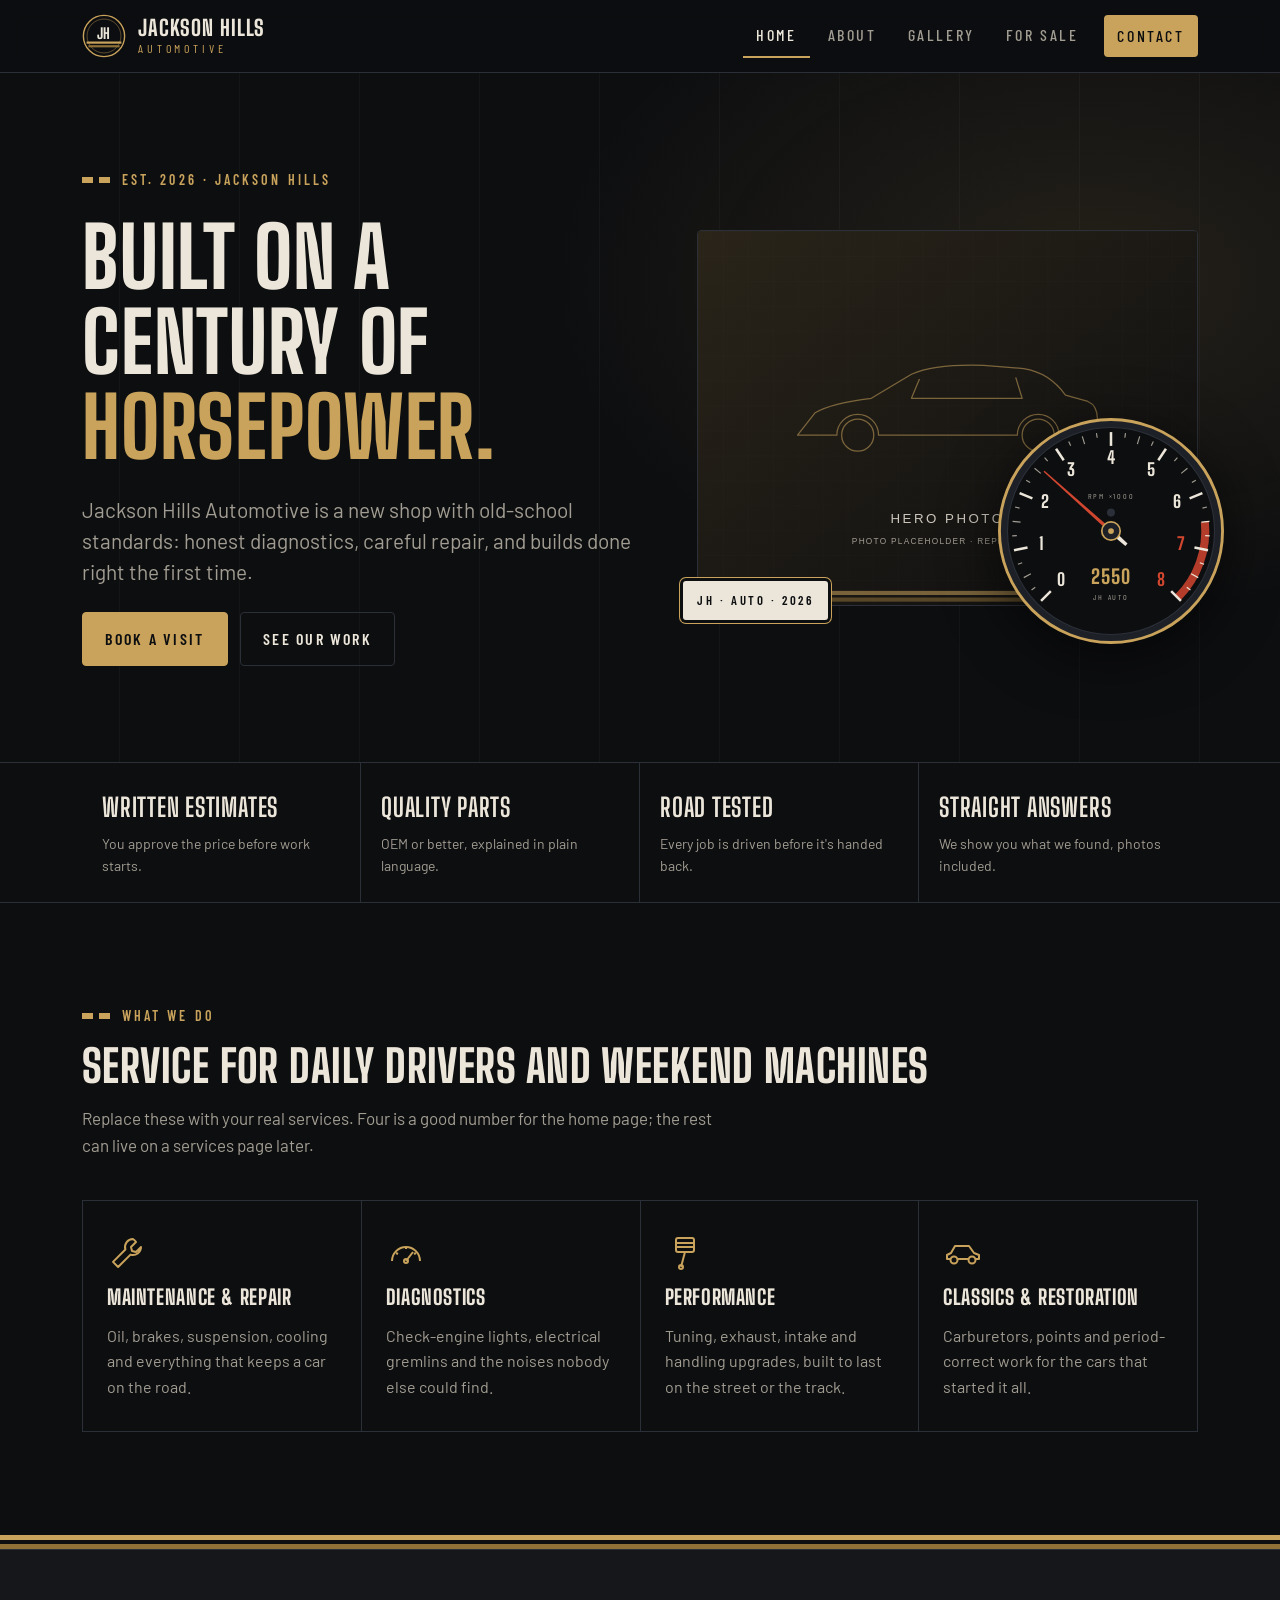
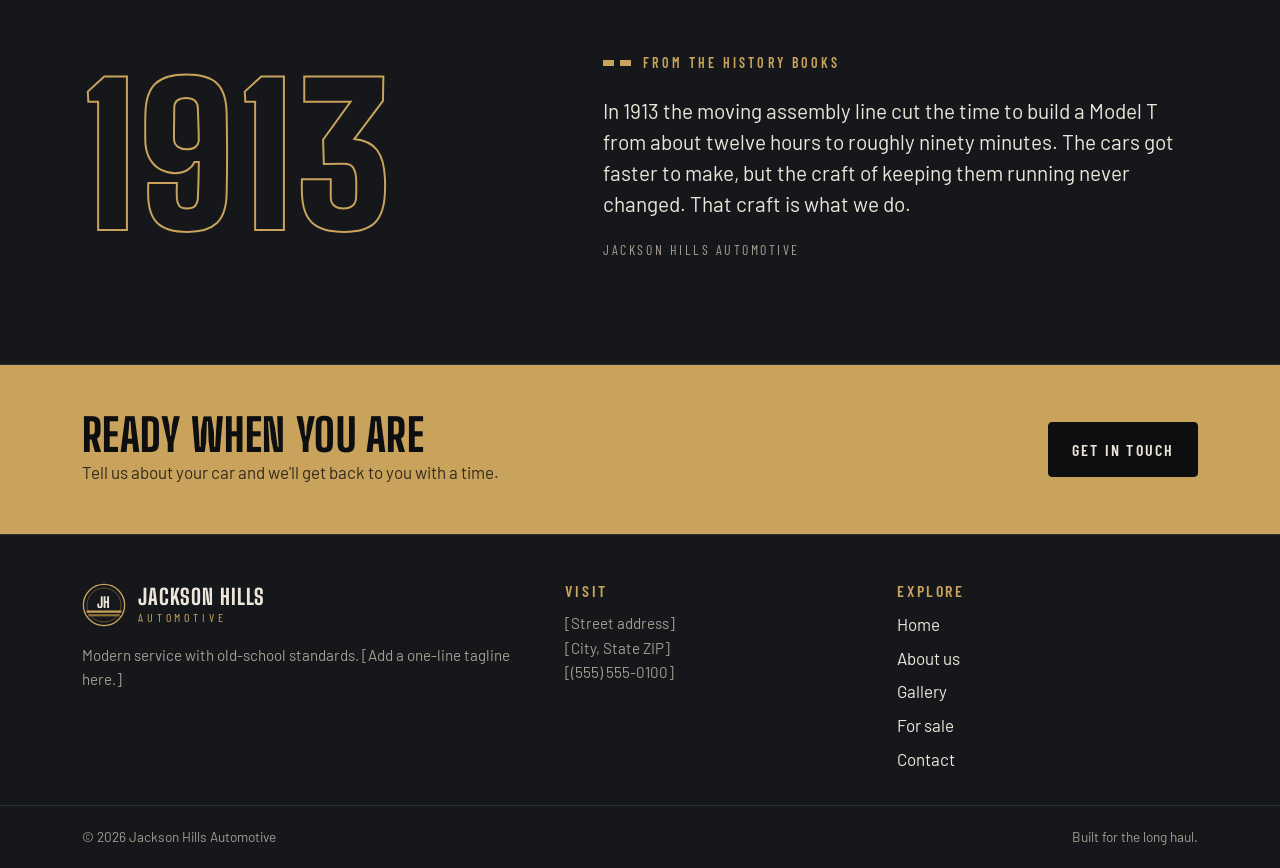
<file: index.html>
<!doctype html>
<html lang="en">
<head>
<meta charset="utf-8">
<meta name="viewport" content="width=device-width, initial-scale=1, viewport-fit=cover">
<title>Jackson Hills Automotive</title>
<meta name="description" content="Jackson Hills Automotive: modern auto service with old-school standards.">
<meta name="claude:viewport-fit-sides" content="cover">
<link rel="preconnect" href="https://fonts.googleapis.com">
<link rel="preconnect" href="https://fonts.gstatic.com" crossorigin>
<link rel="stylesheet" href="https://fonts.googleapis.com/css2?family=Barlow+Condensed:wght@500;600&family=Barlow:wght@400;500;600&family=Big+Shoulders+Display:wght@700;800;900&display=swap">
<link rel="stylesheet" href="css/style.css">
</head>
<body>
<header class="site-header">
  <div class="wrap">
    <a class="brand" href="index.html" aria-label="Jackson Hills Automotive home">
      <svg viewBox="0 0 48 48" aria-hidden="true"><circle cx="24" cy="24" r="22.5" fill="none" stroke="#c9a35b" stroke-width="1.5"/><circle cx="24" cy="24" r="18.5" fill="none" stroke="#c9a35b" stroke-opacity=".45" stroke-width="1"/><rect x="5" y="30" width="38" height="2.4" fill="#c9a35b"/><rect x="7" y="34" width="34" height="2.4" fill="#8f7037"/><text x="24" y="27" text-anchor="middle" font-family="Big Shoulders Display, Arial Narrow, sans-serif" font-weight="800" font-size="16" fill="#ece6da" letter-spacing="1">JH</text></svg>
      <span class="brand-name"><strong>Jackson Hills</strong><span>Automotive</span></span>
    </a>
    <button class="nav-toggle" type="button" aria-expanded="false" aria-controls="site-nav">Menu</button>
    <nav class="site-nav" id="site-nav" aria-label="Main">
      <ul><li><a href="index.html" aria-current="page">Home</a></li><li><a href="about.html">About</a></li><li><a href="gallery.html">Gallery</a></li><li><a href="for-sale.html">For Sale</a></li><li><a class="nav-cta" href="contact.html">Contact</a></li></ul>
    </nav>
  </div>
</header>
<main>
<section class="hero">
  <div class="wrap">
    <div class="hero-copy">
      <span class="eyebrow">Est. 2026 &middot; Jackson Hills</span>
      <h1>Built on a century of <em>horsepower.</em></h1>
      <p class="lead">Jackson Hills Automotive is a new shop with old-school standards: honest diagnostics, careful repair, and builds done right the first time.</p>
      <div class="btn-row">
        <a class="btn btn-primary" href="contact.html">Book a visit</a>
        <a class="btn btn-ghost" href="gallery.html">See our work</a>
      </div>
    </div>
    <div class="hero-media">
      <img src="images/hero.svg" alt="Placeholder for the hero photo" width="1200" height="900">
      <span class="plate">JH &middot; Auto &middot; 2026</span>
      <div class="tach" id="tach" role="img" aria-label="Tachometer revving to redline">
        <svg viewBox="0 0 200 200" aria-hidden="true">
          <circle class="tach-bezel" cx="100" cy="100" r="97"/>
          <circle class="tach-face" cx="100" cy="100" r="90"/>
          <path class="tach-red" d="M181.61 91.96 A82 82 0 0 1 157.98 157.98"/><line class="tach-tick major" x1="39.19" y1="160.81" x2="47.67" y2="152.33"/><text class="tach-num" x="56.16" y="147.84">0</text><line class="tach-tick" x1="30.92" y1="151.23" x2="34.14" y2="148.85"/><line class="tach-tick" x1="24.15" y1="140.54" x2="30.33" y2="137.24"/><line class="tach-tick" x1="19.03" y1="128.97" x2="22.79" y2="127.62"/><line class="tach-tick major" x1="15.65" y1="116.78" x2="27.42" y2="114.44"/><text class="tach-num" x="39.19" y="116.10">1</text><line class="tach-tick" x1="14.10" y1="104.22" x2="18.10" y2="104.02"/><line class="tach-tick" x1="14.41" y1="91.57" x2="21.38" y2="92.26"/><line class="tach-tick" x1="16.58" y1="79.10" x2="20.46" y2="80.08"/><line class="tach-tick major" x1="20.55" y1="67.09" x2="31.63" y2="71.68"/><text class="tach-num" x="42.72" y="80.27">2</text><line class="tach-tick" x1="26.24" y1="55.79" x2="29.67" y2="57.84"/><line class="tach-tick" x1="33.52" y1="45.44" x2="38.93" y2="49.88"/><line class="tach-tick" x1="42.25" y1="36.28" x2="44.93" y2="39.24"/><line class="tach-tick major" x1="52.22" y1="28.49" x2="58.89" y2="38.47"/><text class="tach-num" x="65.55" y="52.45">3</text><line class="tach-tick" x1="63.23" y1="22.26" x2="64.94" y2="25.87"/><line class="tach-tick" x1="75.04" y1="17.70" x2="77.07" y2="24.40"/><line class="tach-tick" x1="87.38" y1="14.93" x2="87.97" y2="18.89"/><line class="tach-tick major" x1="100.00" y1="14.00" x2="100.00" y2="26.00"/><text class="tach-num" x="100.00" y="42.00">4</text><line class="tach-tick" x1="112.62" y1="14.93" x2="112.03" y2="18.89"/><line class="tach-tick" x1="124.96" y1="17.70" x2="122.93" y2="24.40"/><line class="tach-tick" x1="136.77" y1="22.26" x2="135.06" y2="25.87"/><line class="tach-tick major" x1="147.78" y1="28.49" x2="141.11" y2="38.47"/><text class="tach-num" x="134.45" y="52.45">5</text><line class="tach-tick" x1="157.75" y1="36.28" x2="155.07" y2="39.24"/><line class="tach-tick" x1="166.48" y1="45.44" x2="161.07" y2="49.88"/><line class="tach-tick" x1="173.76" y1="55.79" x2="170.33" y2="57.84"/><line class="tach-tick major" x1="179.45" y1="67.09" x2="168.37" y2="71.68"/><text class="tach-num" x="157.28" y="80.27">6</text><line class="tach-tick" x1="183.42" y1="79.10" x2="179.54" y2="80.08"/><line class="tach-tick hot" x1="185.59" y1="91.57" x2="178.62" y2="92.26"/><line class="tach-tick hot" x1="185.90" y1="104.22" x2="181.90" y2="104.02"/><line class="tach-tick major hot" x1="184.35" y1="116.78" x2="172.58" y2="114.44"/><text class="tach-num hot" x="160.81" y="116.10">7</text><line class="tach-tick hot" x1="180.97" y1="128.97" x2="177.21" y2="127.62"/><line class="tach-tick hot" x1="175.85" y1="140.54" x2="169.67" y2="137.24"/><line class="tach-tick hot" x1="169.08" y1="151.23" x2="165.86" y2="148.85"/><line class="tach-tick major hot" x1="160.81" y1="160.81" x2="152.33" y2="152.33"/><text class="tach-num hot" x="143.84" y="147.84">8</text>
          <text class="tach-label" x="100" y="72">RPM &#215;1000</text>
          <circle class="tach-shift" id="tach-shift" cx="100" cy="84" r="3.5"/>
          <text class="tach-readout" id="tach-readout" x="100" y="146">0</text>
          <text class="tach-label" x="100" y="160">JH AUTO</text>
          <g class="tach-needle" id="tach-needle"><path d="M98.4 104 L99.4 22 L100.6 22 L101.6 104 Z"/><path class="tach-tail" d="M98 100 L102 100 L101.4 118 L98.6 118 Z"/></g>
          <circle class="tach-hub" cx="100" cy="100" r="8"/>
          <circle class="tach-hub-dot" cx="100" cy="100" r="2.5"/>
        </svg>
      </div>
    </div>
  </div>
</section>

<section class="gauges" aria-label="Our promise">
  <div class="wrap">
    <ul>
      <li><b>Written estimates</b><span>You approve the price before work starts.</span></li>
      <li><b>Quality parts</b><span>OEM or better, explained in plain language.</span></li>
      <li><b>Road tested</b><span>Every job is driven before it's handed back.</span></li>
      <li><b>Straight answers</b><span>We show you what we found, photos included.</span></li>
    </ul>
  </div>
</section>

<section class="section">
  <div class="wrap">
    <div class="section-head">
      <span class="eyebrow">What we do</span>
      <h2>Service for daily drivers and weekend machines</h2>
      <p class="muted">Replace these with your real services. Four is a good number for the home page; the rest can live on a services page later.</p>
    </div>
    <div class="grid-4">
      <article class="service"><svg viewBox="0 0 40 40" fill="none" stroke="currentColor" stroke-width="2" aria-hidden="true"><path d="M26 6a8 8 0 0 0-7.6 10.5L6 28.9 11.1 34l12.4-12.4A8 8 0 0 0 34 14l-5 5-4-1-1-4 5-5a8 8 0 0 0-3-3z" stroke-linejoin="round"/></svg><h3>Maintenance &amp; repair</h3><p>Oil, brakes, suspension, cooling and everything that keeps a car on the road.</p></article>
      <article class="service"><svg viewBox="0 0 40 40" fill="none" stroke="currentColor" stroke-width="2" aria-hidden="true"><path d="M6 28a14 14 0 1 1 28 0"/><path d="M20 28l7-9"/><circle cx="20" cy="28" r="2"/><path d="M10 20l2 1M20 14v2M30 20l-2 1"/></svg><h3>Diagnostics</h3><p>Check-engine lights, electrical gremlins and the noises nobody else could find.</p></article>
      <article class="service"><svg viewBox="0 0 40 40" fill="none" stroke="currentColor" stroke-width="2" aria-hidden="true"><rect x="11" y="5" width="18" height="14" rx="2"/><path d="M11 10h18M11 14h18"/><path d="M20 19l-4 15"/><circle cx="16" cy="34" r="2"/></svg><h3>Performance</h3><p>Tuning, exhaust, intake and handling upgrades, built to last on the street or the track.</p></article>
      <article class="service"><svg viewBox="0 0 40 40" fill="none" stroke="currentColor" stroke-width="2" aria-hidden="true"><path d="M4 26v-4l4-2 4-7h14l5 7 5 2v4H4z" stroke-linejoin="round"/><circle cx="11" cy="27" r="3.5" fill="#0d0e10"/><circle cx="29" cy="27" r="3.5" fill="#0d0e10"/></svg><h3>Classics &amp; restoration</h3><p>Carburetors, points and period-correct work for the cars that started it all.</p></article>
    </div>
  </div>
</section>

<div class="stripes" aria-hidden="true"></div>

<section class="section section-alt heritage">
  <div class="wrap">
    <div class="year" aria-hidden="true">1913</div>
    <blockquote>
      <span class="eyebrow">From the history books</span>
      <p>In 1913 the moving assembly line cut the time to build a Model T from about twelve hours to roughly ninety minutes. The cars got faster to make, but the craft of keeping them running never changed. That craft is what we do.</p>
      <cite>Jackson Hills Automotive</cite>
    </blockquote>
  </div>
</section>

<section class="cta-band">
  <div class="wrap">
    <div>
      <h2>Ready when you are</h2>
      <p>Tell us about your car and we'll get back to you with a time.</p>
    </div>
    <a class="btn" href="contact.html">Get in touch</a>
  </div>
</section>
</main>
<footer class="site-footer">
  <div class="wrap">
    <div>
      <a class="brand" href="index.html"><svg viewBox="0 0 48 48" aria-hidden="true"><circle cx="24" cy="24" r="22.5" fill="none" stroke="#c9a35b" stroke-width="1.5"/><circle cx="24" cy="24" r="18.5" fill="none" stroke="#c9a35b" stroke-opacity=".45" stroke-width="1"/><rect x="5" y="30" width="38" height="2.4" fill="#c9a35b"/><rect x="7" y="34" width="34" height="2.4" fill="#8f7037"/><text x="24" y="27" text-anchor="middle" font-family="Big Shoulders Display, Arial Narrow, sans-serif" font-weight="800" font-size="16" fill="#ece6da" letter-spacing="1">JH</text></svg><span class="brand-name"><strong>Jackson Hills</strong><span>Automotive</span></span></a>
      <p style="margin-top:1rem">Modern service with old-school standards. [Add a one-line tagline here.]</p>
    </div>
    <div>
      <h3>Visit</h3>
      <p>[Street address]<br>[City, State ZIP]<br>[(555) 555-0100]</p>
    </div>
    <div>
      <h3>Explore</h3>
      <ul><li><a href="index.html">Home</a></li><li><a href="about.html">About us</a></li><li><a href="gallery.html">Gallery</a></li><li><a href="for-sale.html">For sale</a></li><li><a href="contact.html">Contact</a></li></ul>
    </div>
  </div>
  <div class="footer-base"><div class="wrap"><span>&copy; <span data-year>2026</span> Jackson Hills Automotive</span><span>Built for the long haul.</span></div></div>
</footer>
<script src="js/main.js"></script>
</body>
</html>
</file>
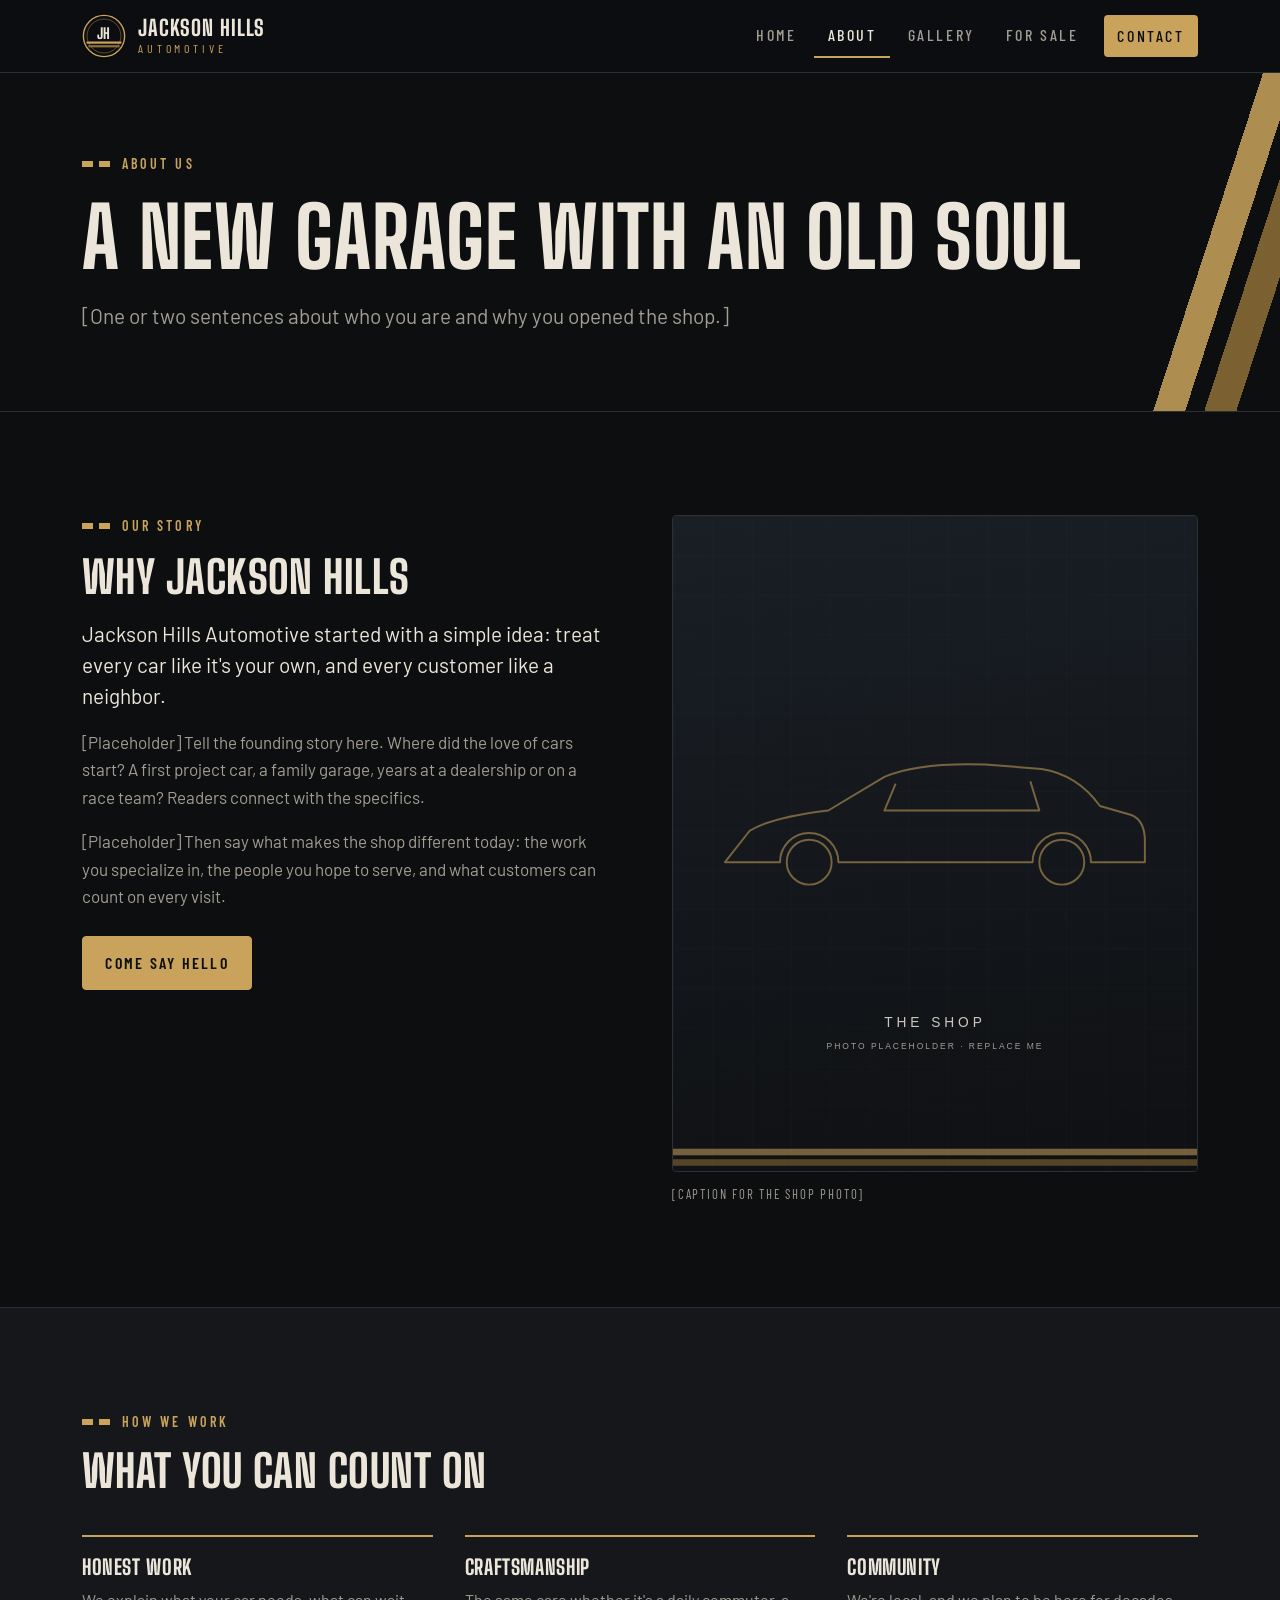
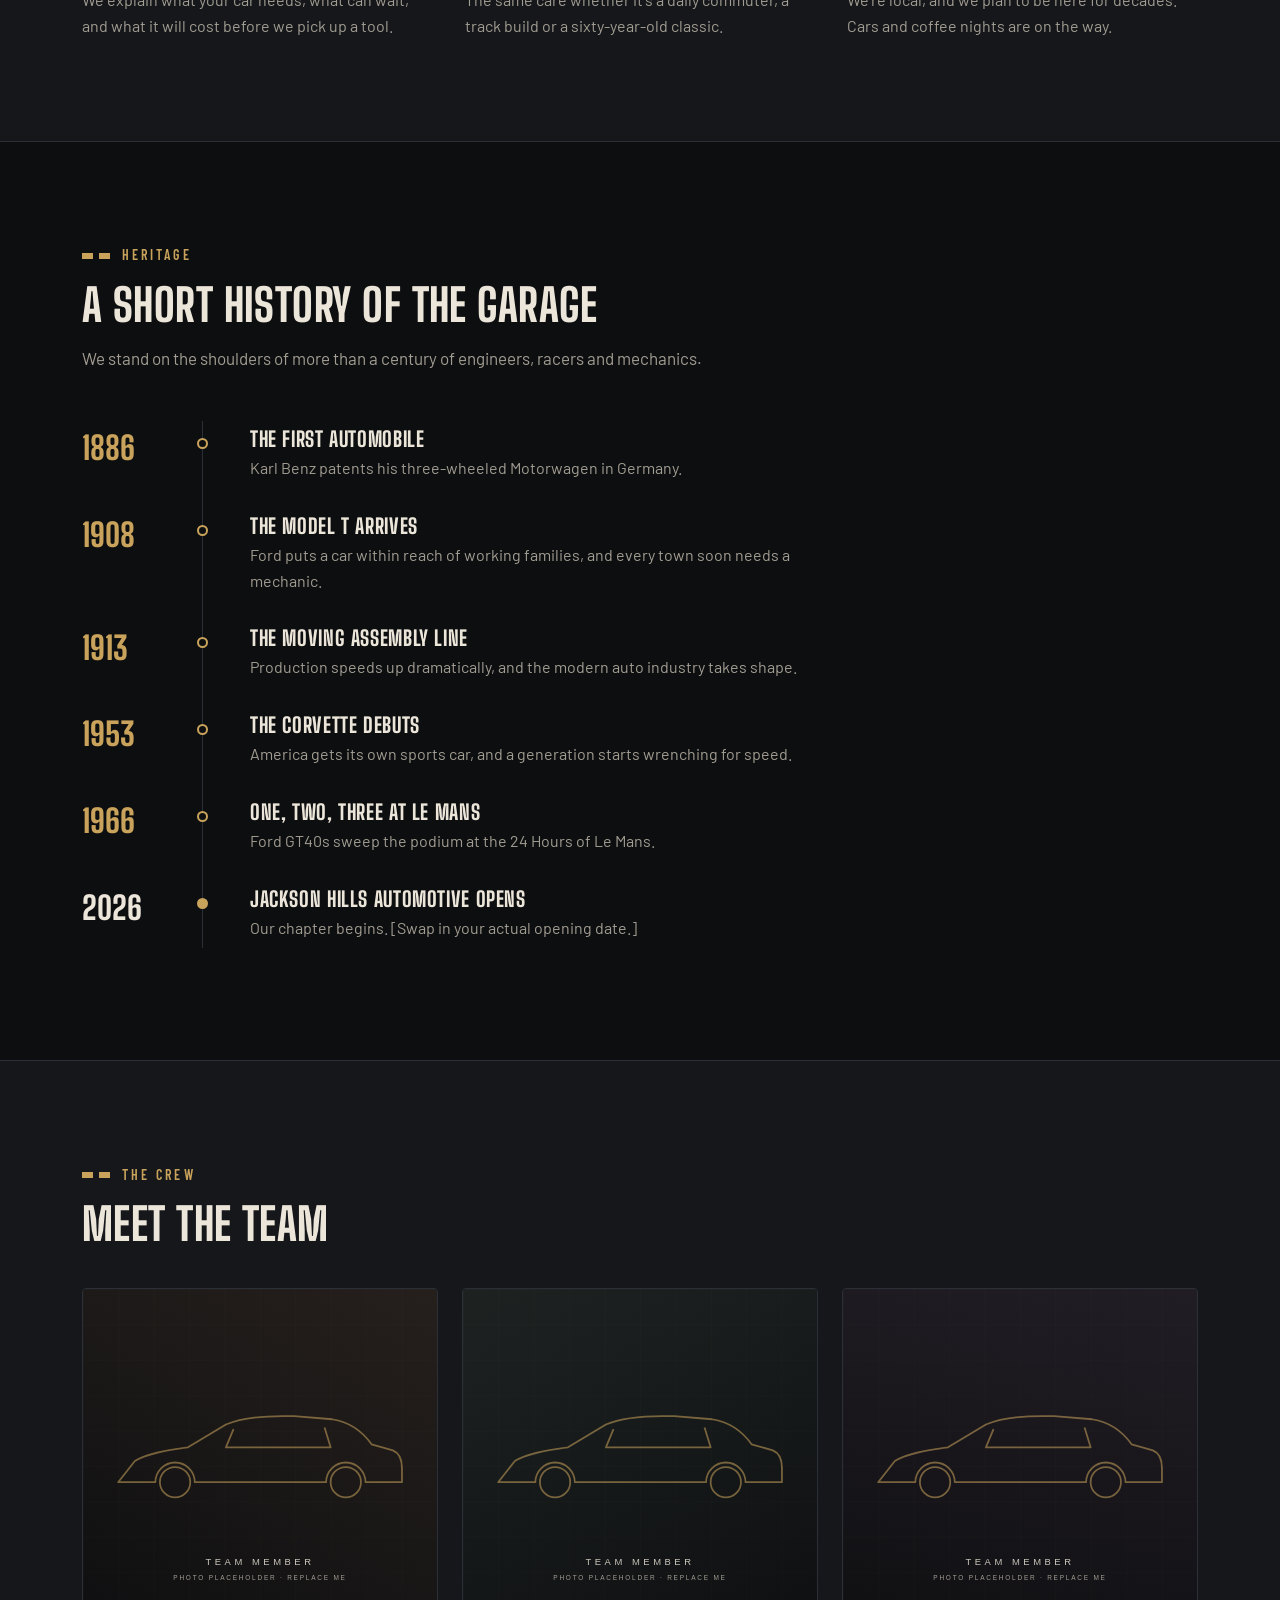
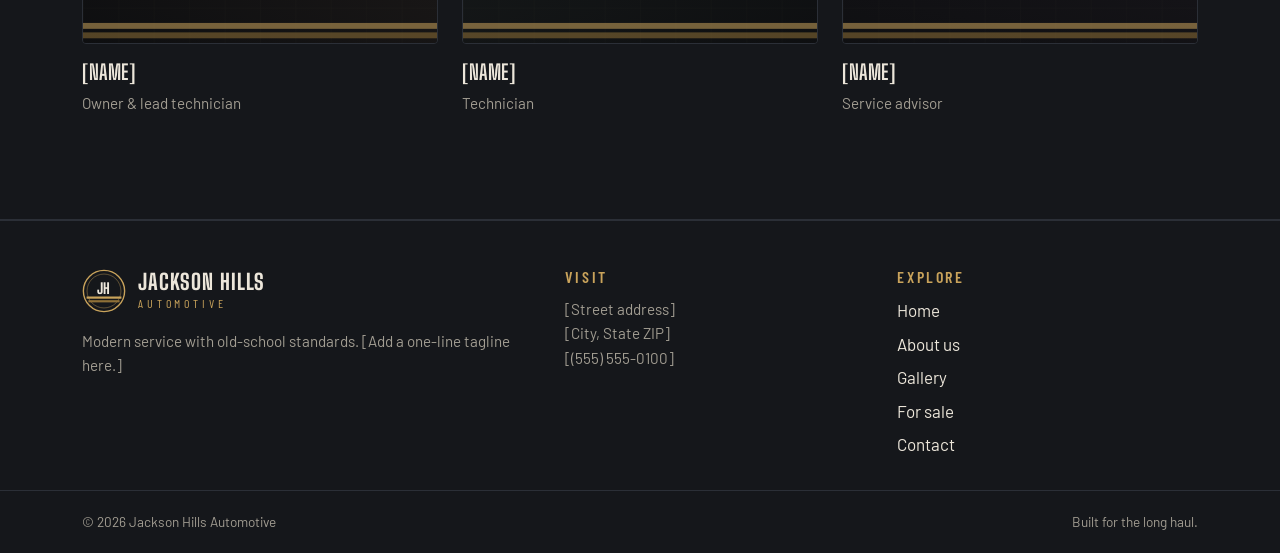
<file: about.html>
<!doctype html>
<html lang="en">
<head>
<meta charset="utf-8">
<meta name="viewport" content="width=device-width, initial-scale=1, viewport-fit=cover">
<title>About | Jackson Hills Automotive</title>
<meta name="description" content="The story, values and team behind Jackson Hills Automotive.">
<meta name="claude:viewport-fit-sides" content="cover">
<link rel="preconnect" href="https://fonts.googleapis.com">
<link rel="preconnect" href="https://fonts.gstatic.com" crossorigin>
<link rel="stylesheet" href="https://fonts.googleapis.com/css2?family=Barlow+Condensed:wght@500;600&family=Barlow:wght@400;500;600&family=Big+Shoulders+Display:wght@700;800;900&display=swap">
<link rel="stylesheet" href="css/style.css">
</head>
<body>
<header class="site-header">
  <div class="wrap">
    <a class="brand" href="index.html" aria-label="Jackson Hills Automotive home">
      <svg viewBox="0 0 48 48" aria-hidden="true"><circle cx="24" cy="24" r="22.5" fill="none" stroke="#c9a35b" stroke-width="1.5"/><circle cx="24" cy="24" r="18.5" fill="none" stroke="#c9a35b" stroke-opacity=".45" stroke-width="1"/><rect x="5" y="30" width="38" height="2.4" fill="#c9a35b"/><rect x="7" y="34" width="34" height="2.4" fill="#8f7037"/><text x="24" y="27" text-anchor="middle" font-family="Big Shoulders Display, Arial Narrow, sans-serif" font-weight="800" font-size="16" fill="#ece6da" letter-spacing="1">JH</text></svg>
      <span class="brand-name"><strong>Jackson Hills</strong><span>Automotive</span></span>
    </a>
    <button class="nav-toggle" type="button" aria-expanded="false" aria-controls="site-nav">Menu</button>
    <nav class="site-nav" id="site-nav" aria-label="Main">
      <ul><li><a href="index.html">Home</a></li><li><a href="about.html" aria-current="page">About</a></li><li><a href="gallery.html">Gallery</a></li><li><a href="for-sale.html">For Sale</a></li><li><a class="nav-cta" href="contact.html">Contact</a></li></ul>
    </nav>
  </div>
</header>
<main>
<section class="page-head">
  <div class="wrap">
    <span class="eyebrow">About us</span>
    <h1>A new garage with an old soul</h1>
    <p class="lead">[One or two sentences about who you are and why you opened the shop.]</p>
  </div>
</section>

<section class="section">
  <div class="wrap split">
    <div class="prose">
      <span class="eyebrow">Our story</span>
      <h2>Why Jackson Hills</h2>
      <p>Jackson Hills Automotive started with a simple idea: treat every car like it's your own, and every customer like a neighbor.</p>
      <p>[Placeholder] Tell the founding story here. Where did the love of cars start? A first project car, a family garage, years at a dealership or on a race team? Readers connect with the specifics.</p>
      <p>[Placeholder] Then say what makes the shop different today: the work you specialize in, the people you hope to serve, and what customers can count on every visit.</p>
      <div class="btn-row" style="margin-top:.5rem"><a class="btn btn-primary" href="contact.html">Come say hello</a></div>
    </div>
    <figure class="framed" style="margin:0">
      <img src="images/about-shop.svg" alt="Placeholder for a photo of the shop" width="800" height="1000">
      <figcaption>[Caption for the shop photo]</figcaption>
    </figure>
  </div>
</section>

<section class="section section-alt">
  <div class="wrap">
    <div class="section-head">
      <span class="eyebrow">How we work</span>
      <h2>What you can count on</h2>
    </div>
    <ul class="values">
      <li><h3>Honest work</h3><p>We explain what your car needs, what can wait, and what it will cost before we pick up a tool.</p></li>
      <li><h3>Craftsmanship</h3><p>The same care whether it's a daily commuter, a track build or a sixty-year-old classic.</p></li>
      <li><h3>Community</h3><p>We're local, and we plan to be here for decades. Cars and coffee nights are on the way.</p></li>
    </ul>
  </div>
</section>

<section class="section">
  <div class="wrap">
    <div class="section-head">
      <span class="eyebrow">Heritage</span>
      <h2>A short history of the garage</h2>
      <p class="muted">We stand on the shoulders of more than a century of engineers, racers and mechanics.</p>
    </div>
    <ol class="timeline">
      <li><time>1886</time><div><h3>The first automobile</h3><p>Karl Benz patents his three-wheeled Motorwagen in Germany.</p></div></li>
      <li><time>1908</time><div><h3>The Model T arrives</h3><p>Ford puts a car within reach of working families, and every town soon needs a mechanic.</p></div></li>
      <li><time>1913</time><div><h3>The moving assembly line</h3><p>Production speeds up dramatically, and the modern auto industry takes shape.</p></div></li>
      <li><time>1953</time><div><h3>The Corvette debuts</h3><p>America gets its own sports car, and a generation starts wrenching for speed.</p></div></li>
      <li><time>1966</time><div><h3>One, two, three at Le Mans</h3><p>Ford GT40s sweep the podium at the 24 Hours of Le Mans.</p></div></li>
      <li class="now"><time>2026</time><div><h3>Jackson Hills Automotive opens</h3><p>Our chapter begins. [Swap in your actual opening date.]</p></div></li>
    </ol>
  </div>
</section>

<section class="section section-alt">
  <div class="wrap">
    <div class="section-head">
      <span class="eyebrow">The crew</span>
      <h2>Meet the team</h2>
    </div>
    <div class="team">
      <figure><img src="images/team-1.svg" alt="Placeholder for a team photo" width="600" height="600"><figcaption><strong>[Name]</strong><span>Owner &amp; lead technician</span></figcaption></figure>
      <figure><img src="images/team-2.svg" alt="Placeholder for a team photo" width="600" height="600"><figcaption><strong>[Name]</strong><span>Technician</span></figcaption></figure>
      <figure><img src="images/team-3.svg" alt="Placeholder for a team photo" width="600" height="600"><figcaption><strong>[Name]</strong><span>Service advisor</span></figcaption></figure>
    </div>
  </div>
</section>
</main>
<footer class="site-footer">
  <div class="wrap">
    <div>
      <a class="brand" href="index.html"><svg viewBox="0 0 48 48" aria-hidden="true"><circle cx="24" cy="24" r="22.5" fill="none" stroke="#c9a35b" stroke-width="1.5"/><circle cx="24" cy="24" r="18.5" fill="none" stroke="#c9a35b" stroke-opacity=".45" stroke-width="1"/><rect x="5" y="30" width="38" height="2.4" fill="#c9a35b"/><rect x="7" y="34" width="34" height="2.4" fill="#8f7037"/><text x="24" y="27" text-anchor="middle" font-family="Big Shoulders Display, Arial Narrow, sans-serif" font-weight="800" font-size="16" fill="#ece6da" letter-spacing="1">JH</text></svg><span class="brand-name"><strong>Jackson Hills</strong><span>Automotive</span></span></a>
      <p style="margin-top:1rem">Modern service with old-school standards. [Add a one-line tagline here.]</p>
    </div>
    <div>
      <h3>Visit</h3>
      <p>[Street address]<br>[City, State ZIP]<br>[(555) 555-0100]</p>
    </div>
    <div>
      <h3>Explore</h3>
      <ul><li><a href="index.html">Home</a></li><li><a href="about.html">About us</a></li><li><a href="gallery.html">Gallery</a></li><li><a href="for-sale.html">For sale</a></li><li><a href="contact.html">Contact</a></li></ul>
    </div>
  </div>
  <div class="footer-base"><div class="wrap"><span>&copy; <span data-year>2026</span> Jackson Hills Automotive</span><span>Built for the long haul.</span></div></div>
</footer>
<script src="js/main.js"></script>
</body>
</html>
</file>
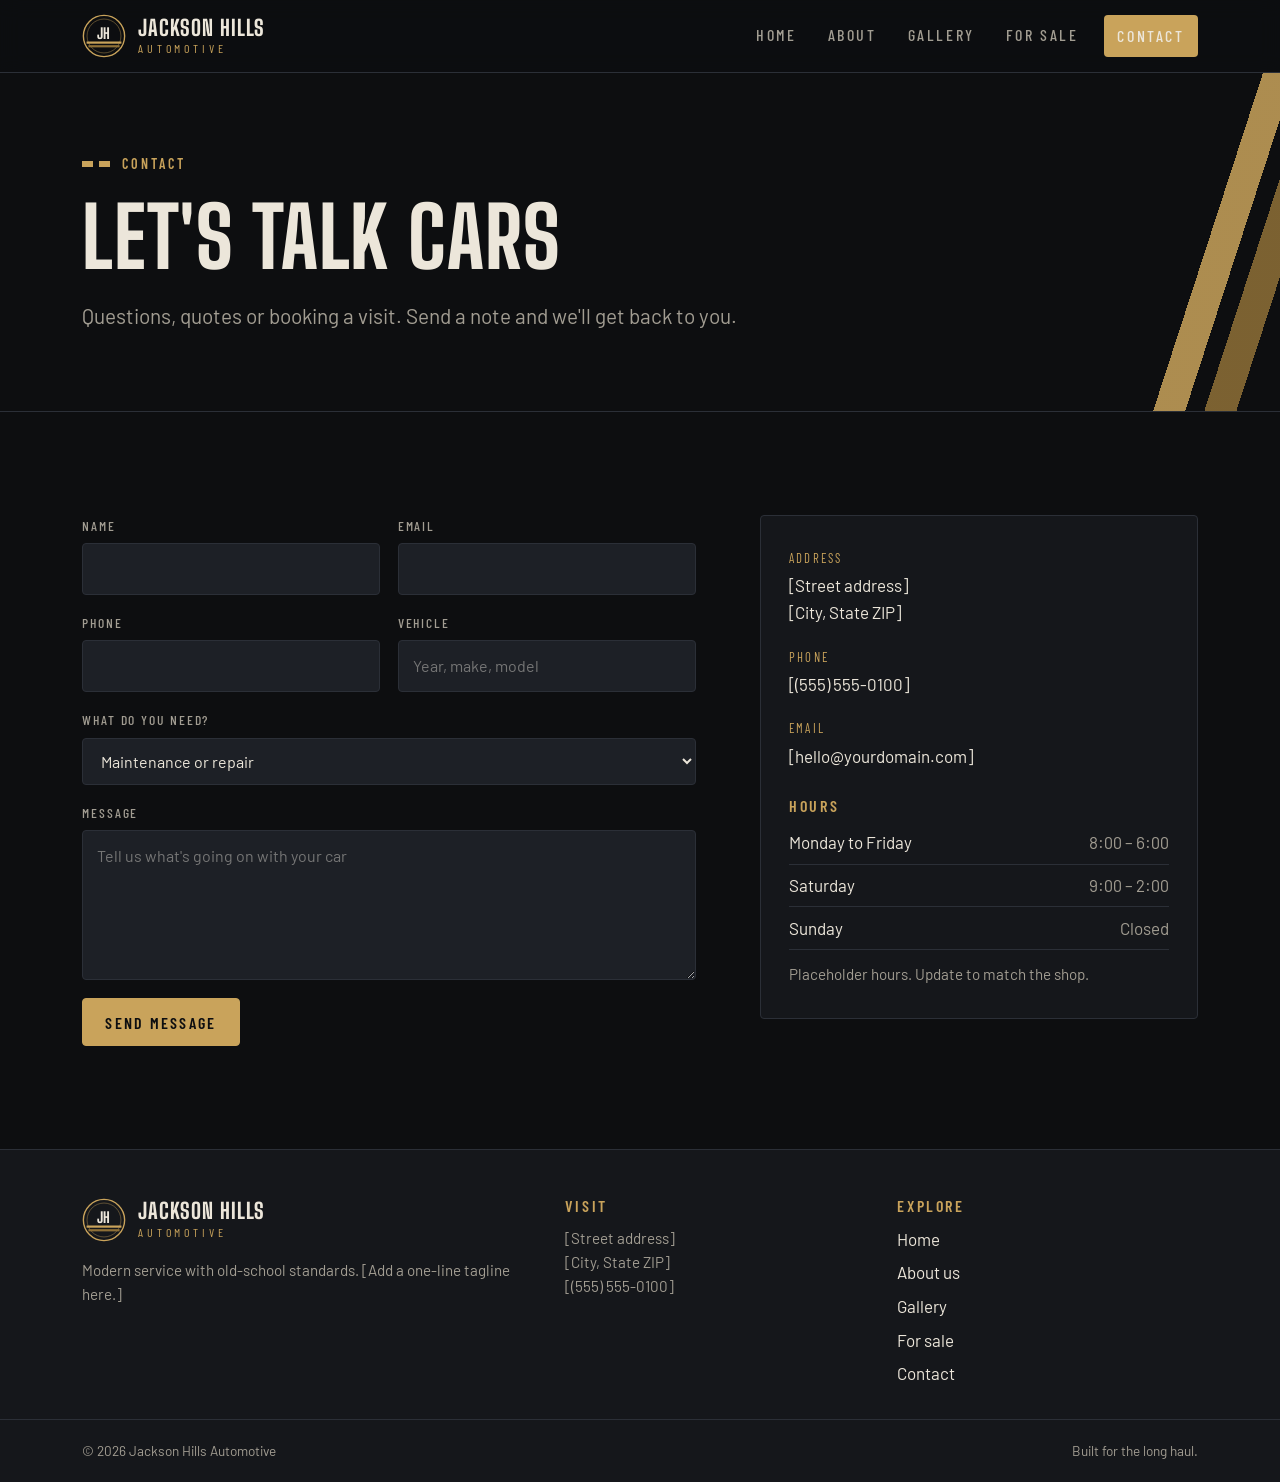
<file: contact.html>
<!doctype html>
<html lang="en">
<head>
<meta charset="utf-8">
<meta name="viewport" content="width=device-width, initial-scale=1, viewport-fit=cover">
<title>Contact | Jackson Hills Automotive</title>
<meta name="description" content="Contact Jackson Hills Automotive to ask a question or book a visit.">
<meta name="claude:viewport-fit-sides" content="cover">
<link rel="preconnect" href="https://fonts.googleapis.com">
<link rel="preconnect" href="https://fonts.gstatic.com" crossorigin>
<link rel="stylesheet" href="https://fonts.googleapis.com/css2?family=Barlow+Condensed:wght@500;600&family=Barlow:wght@400;500;600&family=Big+Shoulders+Display:wght@700;800;900&display=swap">
<link rel="stylesheet" href="css/style.css">
</head>
<body>
<header class="site-header">
  <div class="wrap">
    <a class="brand" href="index.html" aria-label="Jackson Hills Automotive home">
      <svg viewBox="0 0 48 48" aria-hidden="true"><circle cx="24" cy="24" r="22.5" fill="none" stroke="#c9a35b" stroke-width="1.5"/><circle cx="24" cy="24" r="18.5" fill="none" stroke="#c9a35b" stroke-opacity=".45" stroke-width="1"/><rect x="5" y="30" width="38" height="2.4" fill="#c9a35b"/><rect x="7" y="34" width="34" height="2.4" fill="#8f7037"/><text x="24" y="27" text-anchor="middle" font-family="Big Shoulders Display, Arial Narrow, sans-serif" font-weight="800" font-size="16" fill="#ece6da" letter-spacing="1">JH</text></svg>
      <span class="brand-name"><strong>Jackson Hills</strong><span>Automotive</span></span>
    </a>
    <button class="nav-toggle" type="button" aria-expanded="false" aria-controls="site-nav">Menu</button>
    <nav class="site-nav" id="site-nav" aria-label="Main">
      <ul><li><a href="index.html">Home</a></li><li><a href="about.html">About</a></li><li><a href="gallery.html">Gallery</a></li><li><a href="for-sale.html">For Sale</a></li><li><a class="nav-cta" href="contact.html" aria-current="page">Contact</a></li></ul>
    </nav>
  </div>
</header>
<main>
<section class="page-head">
  <div class="wrap">
    <span class="eyebrow">Contact</span>
    <h1>Let's talk cars</h1>
    <p class="lead">Questions, quotes or booking a visit. Send a note and we'll get back to you.</p>
  </div>
</section>

<section class="section">
  <div class="wrap contact-grid">
    <form class="form" id="contact-form" novalidate>
      <div class="form-row">
        <div class="field"><label for="name">Name</label><input id="name" name="name" type="text" autocomplete="name" required></div>
        <div class="field"><label for="email">Email</label><input id="email" name="email" type="email" autocomplete="email" required></div>
      </div>
      <div class="form-row">
        <div class="field"><label for="phone">Phone</label><input id="phone" name="phone" type="tel" autocomplete="tel"></div>
        <div class="field"><label for="vehicle">Vehicle</label><input id="vehicle" name="vehicle" type="text" placeholder="Year, make, model"></div>
      </div>
      <div class="field">
        <label for="service">What do you need?</label>
        <select id="service" name="service">
          <option>Maintenance or repair</option>
          <option>Diagnostics</option>
          <option>Performance work</option>
          <option>Classic or restoration</option>
          <option>Something else</option>
        </select>
      </div>
      <div class="field"><label for="message">Message</label><textarea id="message" name="message" required placeholder="Tell us what's going on with your car"></textarea></div>
      <div class="btn-row"><button class="btn btn-primary" type="submit">Send message</button></div>
      <p class="form-status" id="form-status" role="status" hidden></p>
    </form>

    <aside class="info-card" aria-label="Contact details">
      <dl>
        <div><dt>Address</dt><dd>[Street address]<br>[City, State ZIP]</dd></div>
        <div><dt>Phone</dt><dd>[(555) 555-0100]</dd></div>
        <div><dt>Email</dt><dd>[hello@yourdomain.com]</dd></div>
      </dl>
      <div>
        <h3 style="font-size:1rem;font-family:var(--font-label);letter-spacing:.18em;color:var(--brass);font-weight:600;margin-bottom:.5rem">Hours</h3>
        <table class="hours">
          <tr><td>Monday to Friday</td><td>8:00 – 6:00</td></tr>
          <tr><td>Saturday</td><td>9:00 – 2:00</td></tr>
          <tr><td>Sunday</td><td>Closed</td></tr>
        </table>
        <p class="form-note" style="margin-top:.75rem">Placeholder hours. Update to match the shop.</p>
      </div>
    </aside>
  </div>
</section>
</main>
<footer class="site-footer">
  <div class="wrap">
    <div>
      <a class="brand" href="index.html"><svg viewBox="0 0 48 48" aria-hidden="true"><circle cx="24" cy="24" r="22.5" fill="none" stroke="#c9a35b" stroke-width="1.5"/><circle cx="24" cy="24" r="18.5" fill="none" stroke="#c9a35b" stroke-opacity=".45" stroke-width="1"/><rect x="5" y="30" width="38" height="2.4" fill="#c9a35b"/><rect x="7" y="34" width="34" height="2.4" fill="#8f7037"/><text x="24" y="27" text-anchor="middle" font-family="Big Shoulders Display, Arial Narrow, sans-serif" font-weight="800" font-size="16" fill="#ece6da" letter-spacing="1">JH</text></svg><span class="brand-name"><strong>Jackson Hills</strong><span>Automotive</span></span></a>
      <p style="margin-top:1rem">Modern service with old-school standards. [Add a one-line tagline here.]</p>
    </div>
    <div>
      <h3>Visit</h3>
      <p>[Street address]<br>[City, State ZIP]<br>[(555) 555-0100]</p>
    </div>
    <div>
      <h3>Explore</h3>
      <ul><li><a href="index.html">Home</a></li><li><a href="about.html">About us</a></li><li><a href="gallery.html">Gallery</a></li><li><a href="for-sale.html">For sale</a></li><li><a href="contact.html">Contact</a></li></ul>
    </div>
  </div>
  <div class="footer-base"><div class="wrap"><span>&copy; <span data-year>2026</span> Jackson Hills Automotive</span><span>Built for the long haul.</span></div></div>
</footer>
<script src="js/main.js"></script>
</body>
</html>
</file>
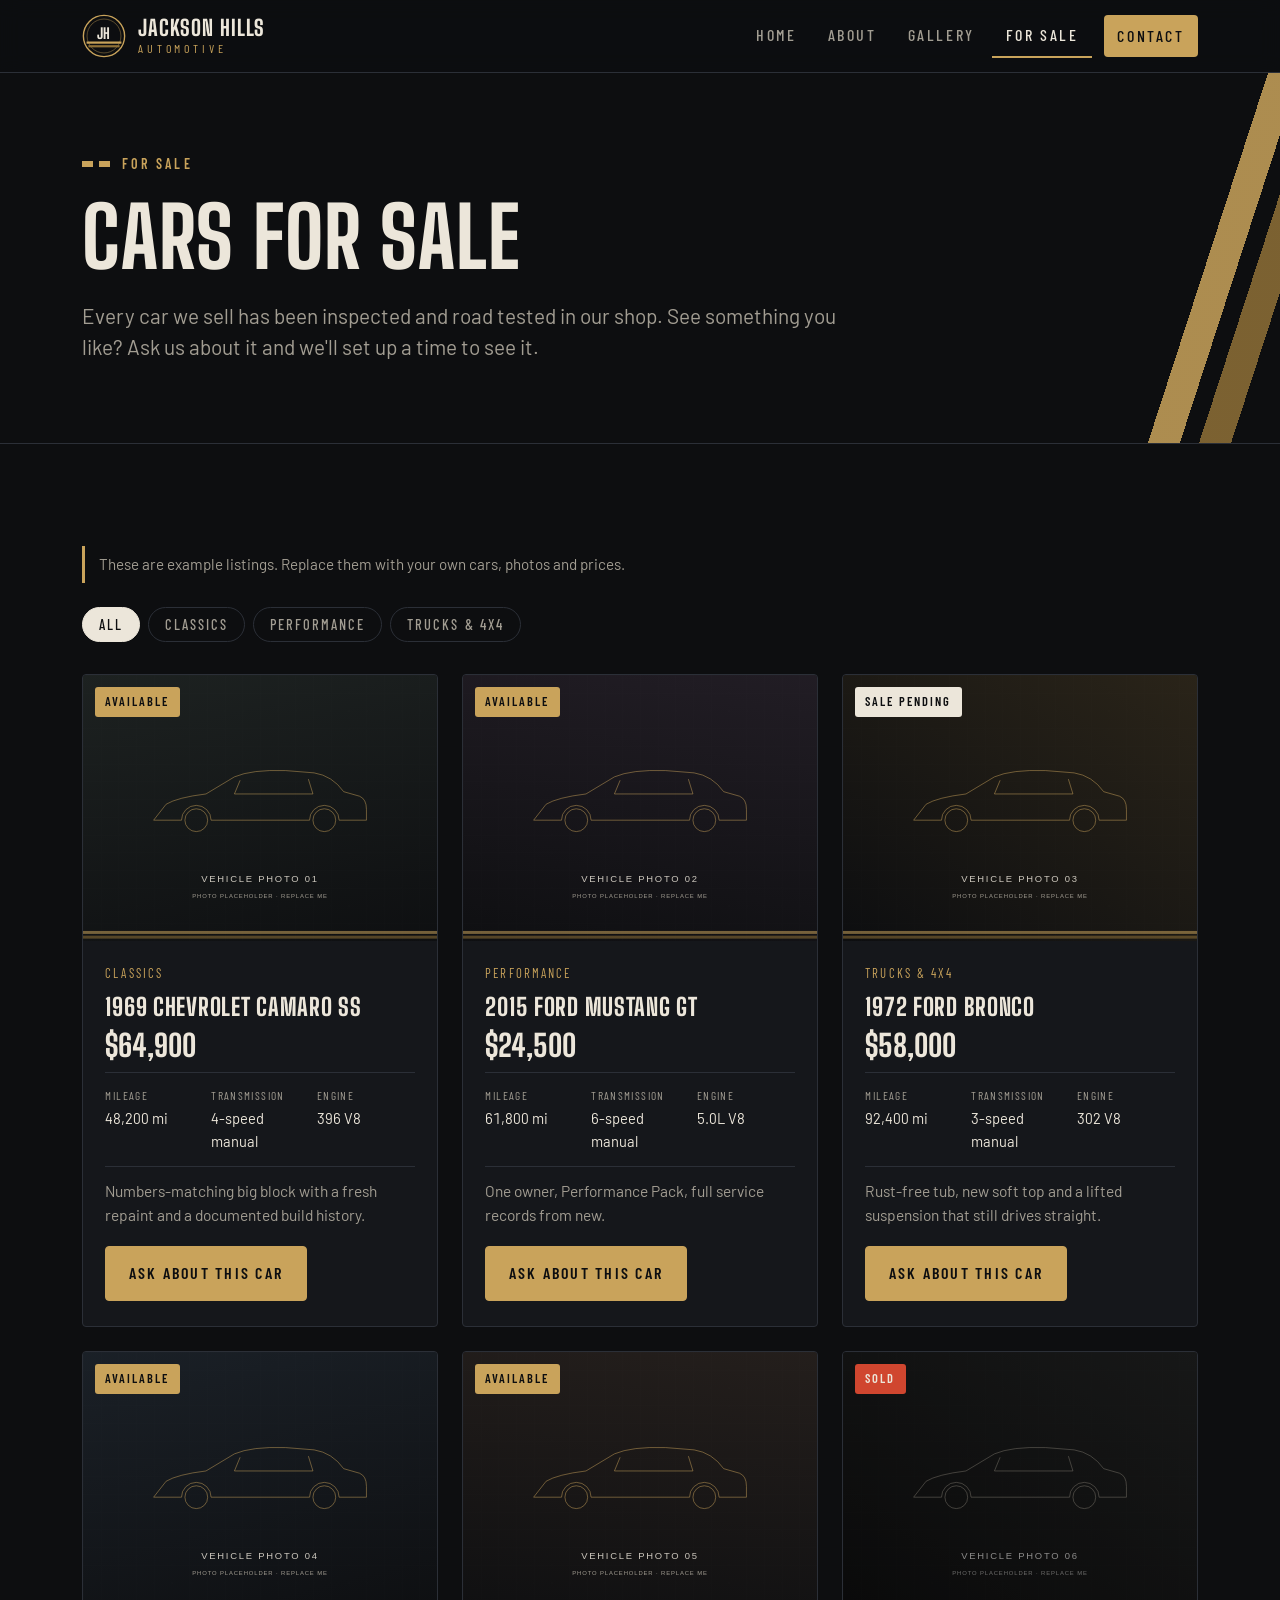
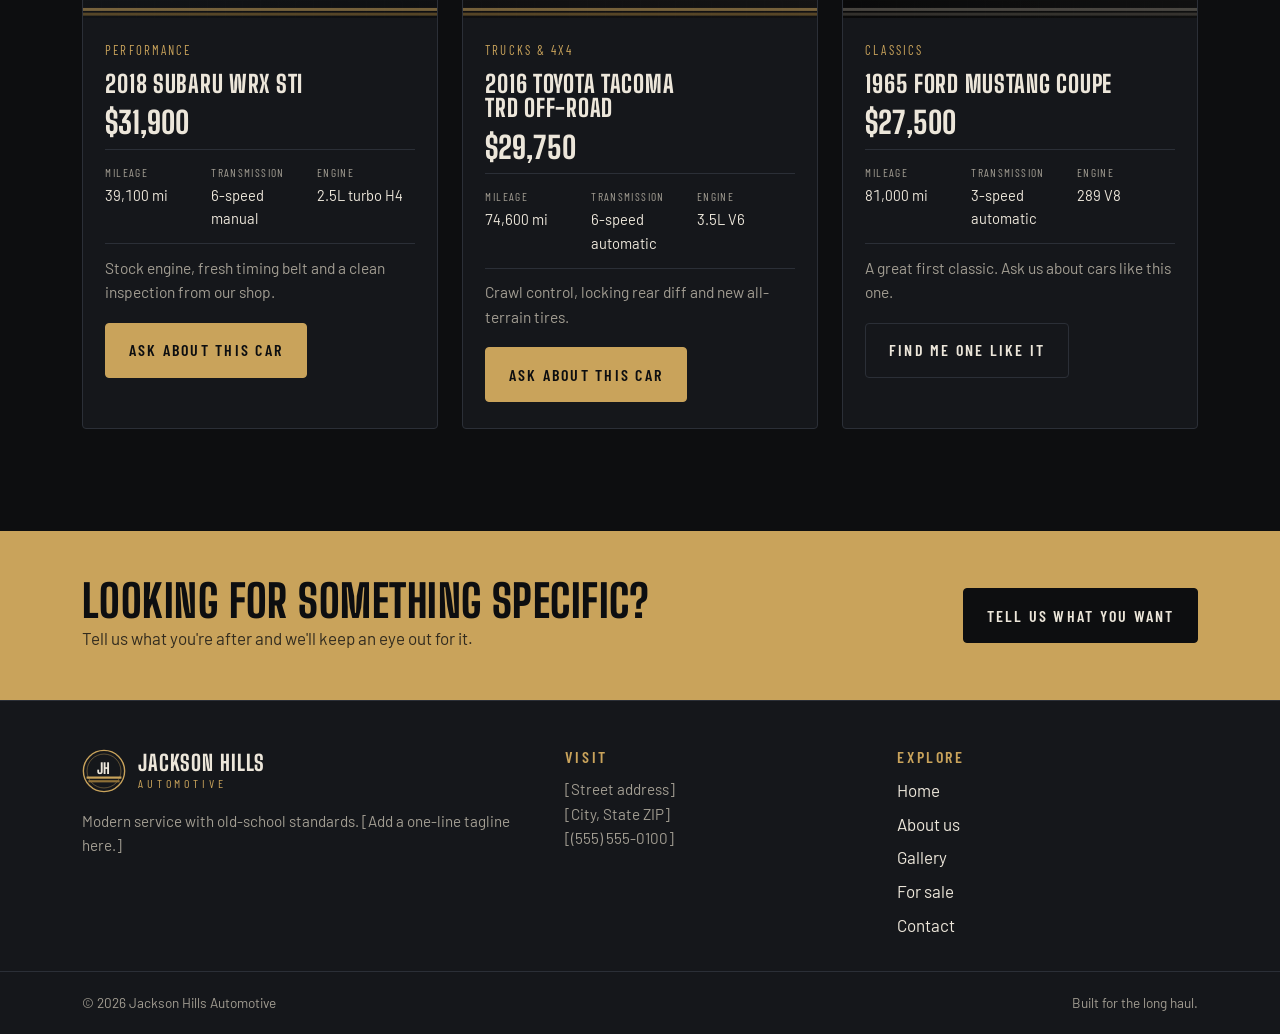
<file: for-sale.html>
<!doctype html>
<html lang="en">
<head>
<meta charset="utf-8">
<meta name="viewport" content="width=device-width, initial-scale=1, viewport-fit=cover">
<title>For Sale | Jackson Hills Automotive</title>
<meta name="description" content="Inspected, road-tested cars for sale at Jackson Hills Automotive.">
<meta name="claude:viewport-fit-sides" content="cover">
<link rel="preconnect" href="https://fonts.googleapis.com">
<link rel="preconnect" href="https://fonts.gstatic.com" crossorigin>
<link rel="stylesheet" href="https://fonts.googleapis.com/css2?family=Barlow+Condensed:wght@500;600&family=Barlow:wght@400;500;600&family=Big+Shoulders+Display:wght@700;800;900&display=swap">
<link rel="stylesheet" href="css/style.css">
</head>
<body>
<header class="site-header">
  <div class="wrap">
    <a class="brand" href="index.html" aria-label="Jackson Hills Automotive home">
      <svg viewBox="0 0 48 48" aria-hidden="true"><circle cx="24" cy="24" r="22.5" fill="none" stroke="#c9a35b" stroke-width="1.5"/><circle cx="24" cy="24" r="18.5" fill="none" stroke="#c9a35b" stroke-opacity=".45" stroke-width="1"/><rect x="5" y="30" width="38" height="2.4" fill="#c9a35b"/><rect x="7" y="34" width="34" height="2.4" fill="#8f7037"/><text x="24" y="27" text-anchor="middle" font-family="Big Shoulders Display, Arial Narrow, sans-serif" font-weight="800" font-size="16" fill="#ece6da" letter-spacing="1">JH</text></svg>
      <span class="brand-name"><strong>Jackson Hills</strong><span>Automotive</span></span>
    </a>
    <button class="nav-toggle" type="button" aria-expanded="false" aria-controls="site-nav">Menu</button>
    <nav class="site-nav" id="site-nav" aria-label="Main">
      <ul><li><a href="index.html">Home</a></li><li><a href="about.html">About</a></li><li><a href="gallery.html">Gallery</a></li><li><a href="for-sale.html" aria-current="page">For Sale</a></li><li><a class="nav-cta" href="contact.html">Contact</a></li></ul>
    </nav>
  </div>
</header>
<main>
<section class="page-head">
  <div class="wrap">
    <span class="eyebrow">For sale</span>
    <h1>Cars for sale</h1>
    <p class="lead">Every car we sell has been inspected and road tested in our shop. See something you like? Ask us about it and we'll set up a time to see it.</p>
  </div>
</section>

<section class="section">
  <div class="wrap">
    <p class="notice">These are example listings. Replace them with your own cars, photos and prices.</p>
    <div class="filters" role="group" aria-label="Filter vehicles"><button class="chip" type="button" data-filter="all" aria-pressed="true">All</button><button class="chip" type="button" data-filter="classics" aria-pressed="false">Classics</button><button class="chip" type="button" data-filter="performance" aria-pressed="false">Performance</button><button class="chip" type="button" data-filter="trucks" aria-pressed="false">Trucks & 4x4</button></div>
    <div class="listings">
      <article class="listing" data-cat="classics">
        <div class="listing-media"><img src="images/sale-01.svg" alt="Placeholder photo: 1969 Chevrolet Camaro SS" width="1200" height="900" loading="lazy"><span class="badge badge-available">Available</span></div>
        <div class="listing-body">
          <span class="listing-cat">Classics</span>
          <h3>1969 Chevrolet Camaro SS</h3>
          <p class="price">$64,900</p>
          <dl class="specs"><div><dt>Mileage</dt><dd>48,200 mi</dd></div><div><dt>Transmission</dt><dd>4-speed manual</dd></div><div><dt>Engine</dt><dd>396 V8</dd></div></dl>
          <p class="listing-blurb">Numbers-matching big block with a fresh repaint and a documented build history.</p>
          <a class="btn btn-primary" href="contact.html?vehicle=1969+Chevrolet+Camaro+SS">Ask about this car</a>
        </div>
      </article>
      <article class="listing" data-cat="performance">
        <div class="listing-media"><img src="images/sale-02.svg" alt="Placeholder photo: 2015 Ford Mustang GT" width="1200" height="900" loading="lazy"><span class="badge badge-available">Available</span></div>
        <div class="listing-body">
          <span class="listing-cat">Performance</span>
          <h3>2015 Ford Mustang GT</h3>
          <p class="price">$24,500</p>
          <dl class="specs"><div><dt>Mileage</dt><dd>61,800 mi</dd></div><div><dt>Transmission</dt><dd>6-speed manual</dd></div><div><dt>Engine</dt><dd>5.0L V8</dd></div></dl>
          <p class="listing-blurb">One owner, Performance Pack, full service records from new.</p>
          <a class="btn btn-primary" href="contact.html?vehicle=2015+Ford+Mustang+GT">Ask about this car</a>
        </div>
      </article>
      <article class="listing" data-cat="trucks">
        <div class="listing-media"><img src="images/sale-03.svg" alt="Placeholder photo: 1972 Ford Bronco" width="1200" height="900" loading="lazy"><span class="badge badge-pending">Sale pending</span></div>
        <div class="listing-body">
          <span class="listing-cat">Trucks & 4x4</span>
          <h3>1972 Ford Bronco</h3>
          <p class="price">$58,000</p>
          <dl class="specs"><div><dt>Mileage</dt><dd>92,400 mi</dd></div><div><dt>Transmission</dt><dd>3-speed manual</dd></div><div><dt>Engine</dt><dd>302 V8</dd></div></dl>
          <p class="listing-blurb">Rust-free tub, new soft top and a lifted suspension that still drives straight.</p>
          <a class="btn btn-primary" href="contact.html?vehicle=1972+Ford+Bronco">Ask about this car</a>
        </div>
      </article>
      <article class="listing" data-cat="performance">
        <div class="listing-media"><img src="images/sale-04.svg" alt="Placeholder photo: 2018 Subaru WRX STI" width="1200" height="900" loading="lazy"><span class="badge badge-available">Available</span></div>
        <div class="listing-body">
          <span class="listing-cat">Performance</span>
          <h3>2018 Subaru WRX STI</h3>
          <p class="price">$31,900</p>
          <dl class="specs"><div><dt>Mileage</dt><dd>39,100 mi</dd></div><div><dt>Transmission</dt><dd>6-speed manual</dd></div><div><dt>Engine</dt><dd>2.5L turbo H4</dd></div></dl>
          <p class="listing-blurb">Stock engine, fresh timing belt and a clean inspection from our shop.</p>
          <a class="btn btn-primary" href="contact.html?vehicle=2018+Subaru+WRX+STI">Ask about this car</a>
        </div>
      </article>
      <article class="listing" data-cat="trucks">
        <div class="listing-media"><img src="images/sale-05.svg" alt="Placeholder photo: 2016 Toyota Tacoma TRD Off-Road" width="1200" height="900" loading="lazy"><span class="badge badge-available">Available</span></div>
        <div class="listing-body">
          <span class="listing-cat">Trucks & 4x4</span>
          <h3>2016 Toyota Tacoma TRD Off-Road</h3>
          <p class="price">$29,750</p>
          <dl class="specs"><div><dt>Mileage</dt><dd>74,600 mi</dd></div><div><dt>Transmission</dt><dd>6-speed automatic</dd></div><div><dt>Engine</dt><dd>3.5L V6</dd></div></dl>
          <p class="listing-blurb">Crawl control, locking rear diff and new all-terrain tires.</p>
          <a class="btn btn-primary" href="contact.html?vehicle=2016+Toyota+Tacoma+TRD+Off-Road">Ask about this car</a>
        </div>
      </article>
      <article class="listing" data-cat="classics">
        <div class="listing-media"><img src="images/sale-06.svg" alt="Placeholder photo: 1965 Ford Mustang Coupe" width="1200" height="900" loading="lazy"><span class="badge badge-sold">Sold</span></div>
        <div class="listing-body">
          <span class="listing-cat">Classics</span>
          <h3>1965 Ford Mustang Coupe</h3>
          <p class="price">$27,500</p>
          <dl class="specs"><div><dt>Mileage</dt><dd>81,000 mi</dd></div><div><dt>Transmission</dt><dd>3-speed automatic</dd></div><div><dt>Engine</dt><dd>289 V8</dd></div></dl>
          <p class="listing-blurb">A great first classic. Ask us about cars like this one.</p>
          <a class="btn btn-ghost" href="contact.html">Find me one like it</a>
        </div>
      </article>
    </div>
  </div>
</section>

<section class="cta-band">
  <div class="wrap">
    <div>
      <h2>Looking for something specific?</h2>
      <p>Tell us what you're after and we'll keep an eye out for it.</p>
    </div>
    <a class="btn" href="contact.html">Tell us what you want</a>
  </div>
</section>
</main>
<footer class="site-footer">
  <div class="wrap">
    <div>
      <a class="brand" href="index.html"><svg viewBox="0 0 48 48" aria-hidden="true"><circle cx="24" cy="24" r="22.5" fill="none" stroke="#c9a35b" stroke-width="1.5"/><circle cx="24" cy="24" r="18.5" fill="none" stroke="#c9a35b" stroke-opacity=".45" stroke-width="1"/><rect x="5" y="30" width="38" height="2.4" fill="#c9a35b"/><rect x="7" y="34" width="34" height="2.4" fill="#8f7037"/><text x="24" y="27" text-anchor="middle" font-family="Big Shoulders Display, Arial Narrow, sans-serif" font-weight="800" font-size="16" fill="#ece6da" letter-spacing="1">JH</text></svg><span class="brand-name"><strong>Jackson Hills</strong><span>Automotive</span></span></a>
      <p style="margin-top:1rem">Modern service with old-school standards. [Add a one-line tagline here.]</p>
    </div>
    <div>
      <h3>Visit</h3>
      <p>[Street address]<br>[City, State ZIP]<br>[(555) 555-0100]</p>
    </div>
    <div>
      <h3>Explore</h3>
      <ul><li><a href="index.html">Home</a></li><li><a href="about.html">About us</a></li><li><a href="gallery.html">Gallery</a></li><li><a href="for-sale.html">For sale</a></li><li><a href="contact.html">Contact</a></li></ul>
    </div>
  </div>
  <div class="footer-base"><div class="wrap"><span>&copy; <span data-year>2026</span> Jackson Hills Automotive</span><span>Built for the long haul.</span></div></div>
</footer>
<script src="js/main.js"></script>
</body>
</html>
</file>
<file: css/style.css>
/* Jackson Hills Automotive
   Layout: dark garage floor, brass heritage accents, twin racing stripes as the recurring mark.
   Single dark theme by design. */
:root {
  --ink: #0d0e10;        /* page background */
  --panel: #15171b;      /* raised surfaces */
  --panel-2: #1d2026;    /* inputs, hover */
  --line: #2b2f37;       /* hairlines */
  --fg: #ece6da;         /* warm parchment text */
  --muted: #a29d92;      /* secondary text */
  --brass: #c9a35b;      /* heritage accent */
  --brass-deep: #8f7037; /* accent shade */
  --redline: #d0462f;    /* tachometer redline */

  --font-display: "Big Shoulders Display", "Arial Narrow", Impact, sans-serif;
  --font-body: "Barlow", "Helvetica Neue", Arial, sans-serif;
  --font-label: "Barlow Condensed", "Arial Narrow", Arial, sans-serif;

  --step--1: 0.875rem;
  --step-0: 1.0625rem;
  --step-1: 1.3rem;
  --step-2: 1.75rem;
  --step-3: clamp(2.1rem, 4vw, 2.8rem);
  --step-4: clamp(2.8rem, 7vw, 5.2rem);

  --radius: 4px;
  --wrap: 1180px;
  color-scheme: dark;
}

*, *::before, *::after { box-sizing: border-box; }
html { scroll-behavior: smooth; }
@media (prefers-reduced-motion: reduce) {
  html { scroll-behavior: auto; }
  *, *::before, *::after { animation: none !important; transition: none !important; }
}

body {
  margin: 0;
  background: var(--ink);
  color: var(--fg);
  font-family: var(--font-body);
  font-size: var(--step-0);
  line-height: 1.6;
  -webkit-font-smoothing: antialiased;
}
body::before {
  content: "";
  position: fixed;
  inset: 0 0 auto;
  height: env(safe-area-inset-top, 0px);
  z-index: 60;
  background: var(--ink);
}

img { max-width: 100%; height: auto; display: block; }
a { color: var(--brass); }
a:focus-visible, button:focus-visible, input:focus-visible, select:focus-visible, textarea:focus-visible {
  outline: 2px solid var(--brass);
  outline-offset: 3px;
}

.wrap {
  max-width: var(--wrap);
  margin-inline: auto;
  padding-left: max(16px, env(safe-area-inset-left, 0px));
  padding-right: max(16px, env(safe-area-inset-right, 0px));
}
@media (min-width: 700px) {
  .wrap { padding-left: max(32px, env(safe-area-inset-left, 0px)); padding-right: max(32px, env(safe-area-inset-right, 0px)); }
}

h1, h2, h3 {
  font-family: var(--font-display);
  font-weight: 800;
  line-height: 1.02;
  letter-spacing: 0.01em;
  text-transform: uppercase;
  text-wrap: balance;
  margin: 0;
}
h1 { font-size: var(--step-4); }
h2 { font-size: var(--step-3); }
h3 { font-size: var(--step-1); letter-spacing: 0.03em; }
p { margin: 0; max-width: 65ch; }

.eyebrow {
  font-family: var(--font-label);
  font-weight: 600;
  font-size: var(--step--1);
  letter-spacing: 0.22em;
  text-transform: uppercase;
  color: var(--brass);
  display: inline-flex;
  align-items: center;
  gap: 0.75rem;
}
.eyebrow::before {
  content: "";
  width: 28px;
  height: 6px;
  background: linear-gradient(90deg, var(--brass) 0 40%, transparent 40% 60%, var(--brass) 60%);
}
.lead { font-size: var(--step-1); color: var(--muted); line-height: 1.5; }
.muted { color: var(--muted); }

/* Buttons */
.btn {
  display: inline-flex;
  align-items: center;
  gap: 0.6rem;
  font-family: var(--font-label);
  font-weight: 600;
  font-size: 1rem;
  letter-spacing: 0.14em;
  text-transform: uppercase;
  text-decoration: none;
  padding: 0.85rem 1.4rem;
  border-radius: var(--radius);
  border: 1px solid var(--brass);
  cursor: pointer;
  transition: background 0.2s, color 0.2s, transform 0.2s;
}
.btn-primary { background: var(--brass); color: var(--ink); }
.btn-primary:hover { background: var(--fg); border-color: var(--fg); }
.btn-ghost { background: transparent; color: var(--fg); border-color: var(--line); }
.btn-ghost:hover { border-color: var(--brass); color: var(--brass); }
.btn-row { display: flex; flex-wrap: wrap; gap: 0.75rem; }

/* Header */
.site-header {
  position: sticky;
  top: env(safe-area-inset-top, 0px);
  z-index: 50;
  background: color-mix(in srgb, var(--ink) 88%, transparent);
  backdrop-filter: blur(10px);
  -webkit-backdrop-filter: blur(10px);
  border-bottom: 1px solid var(--line);
}
.site-header .wrap {
  display: flex;
  align-items: center;
  justify-content: space-between;
  gap: 1rem;
  min-height: 72px;
}
.brand {
  display: flex;
  align-items: center;
  gap: 0.75rem;
  text-decoration: none;
  color: var(--fg);
}
.brand svg { width: 44px; height: 44px; flex: none; }
.brand-name { display: flex; flex-direction: column; line-height: 1; }
.brand-name strong {
  font-family: var(--font-display);
  font-weight: 800;
  font-size: 1.35rem;
  letter-spacing: 0.04em;
  text-transform: uppercase;
}
.brand-name span {
  font-family: var(--font-label);
  font-size: 0.75rem;
  letter-spacing: 0.32em;
  text-transform: uppercase;
  color: var(--brass);
  margin-top: 0.2rem;
}
.nav-toggle {
  display: none;
  background: none;
  border: 1px solid var(--line);
  color: var(--fg);
  border-radius: var(--radius);
  padding: 0.5rem 0.7rem;
  font-family: var(--font-label);
  letter-spacing: 0.14em;
  text-transform: uppercase;
  cursor: pointer;
}
.site-nav ul { list-style: none; margin: 0; padding: 0; display: flex; gap: 0.25rem; align-items: center; }
.site-nav a {
  display: block;
  font-family: var(--font-label);
  font-weight: 500;
  font-size: 1rem;
  letter-spacing: 0.16em;
  text-transform: uppercase;
  text-decoration: none;
  color: var(--muted);
  padding: 0.5rem 0.85rem;
  border-bottom: 2px solid transparent;
}
.site-nav a:hover { color: var(--fg); }
.site-nav a[aria-current="page"] { color: var(--fg); border-bottom-color: var(--brass); }
.site-nav .nav-cta { color: var(--ink); background: var(--brass); border-radius: var(--radius); border-bottom: 0; margin-left: 0.5rem; }
.site-nav .nav-cta:hover { background: var(--fg); color: var(--ink); }
.site-nav .nav-cta[aria-current="page"] { border-bottom: 0; }

@media (max-width: 820px) {
  .nav-toggle { display: inline-block; }
  .site-nav {
    position: absolute;
    inset: 100% 0 auto;
    background: var(--ink);
    border-bottom: 1px solid var(--line);
    padding-left: max(16px, env(safe-area-inset-left, 0px));
    padding-right: max(16px, env(safe-area-inset-right, 0px));
    padding-block: 0.5rem 1rem;
  }
  .site-nav:not(.is-open) { display: none; }
  .site-nav ul { flex-direction: column; align-items: stretch; }
  .site-nav a { padding: 0.8rem 0; border-bottom: 1px solid var(--line); }
  .site-nav a[aria-current="page"] { border-bottom-color: var(--brass); }
  .site-nav .nav-cta { margin: 0.75rem 0 0; text-align: center; padding: 0.8rem; }
}

/* Sections */
.section { padding-block: clamp(3.5rem, 8vw, 6.5rem); }
.section-head { display: grid; gap: 1rem; margin-bottom: 2.5rem; }
.section-alt { background: var(--panel); border-block: 1px solid var(--line); }

/* Racing stripe divider */
.stripes {
  height: 14px;
  background:
    linear-gradient(var(--brass), var(--brass)) 0 0 / 100% 5px no-repeat,
    linear-gradient(var(--brass-deep), var(--brass-deep)) 0 100% / 100% 5px no-repeat;
}

/* Hero */
.hero { position: relative; overflow: hidden; border-bottom: 1px solid var(--line); }
.hero::before {
  content: "";
  position: absolute;
  inset: 0;
  background:
    radial-gradient(ellipse 60% 70% at 85% 30%, rgba(201, 163, 91, 0.12), transparent 70%),
    repeating-linear-gradient(90deg, transparent 0 119px, rgba(236, 230, 218, 0.03) 119px 120px);
  pointer-events: none;
}
.hero .wrap {
  position: relative;
  display: grid;
  grid-template-columns: minmax(0, 1.1fr) minmax(0, 1fr);
  gap: clamp(2rem, 5vw, 4rem);
  align-items: center;
  padding-block: clamp(3rem, 8vw, 6rem);
}
.hero-copy { display: grid; gap: 1.5rem; min-width: 0; }
.hero h1 em { font-style: normal; color: var(--brass); }
.hero-media { position: relative; min-width: 0; }
.hero-media img { width: 100%; aspect-ratio: 4 / 3; object-fit: cover; border: 1px solid var(--line); border-radius: var(--radius); }
.plate {
  position: absolute;
  left: -14px;
  bottom: -14px;
  background: var(--fg);
  color: var(--ink);
  font-family: var(--font-label);
  font-weight: 600;
  letter-spacing: 0.2em;
  text-transform: uppercase;
  font-size: 0.8rem;
  padding: 0.55rem 0.9rem;
  border-radius: 3px;
  box-shadow: 0 0 0 3px var(--ink), 0 0 0 4px var(--brass);
}
/* Tachometer */
.tach {
  position: absolute;
  right: -28px;
  bottom: -40px;
  width: clamp(150px, 19vw, 230px);
  aspect-ratio: 1;
  max-width: 100%;
  filter: drop-shadow(0 12px 28px rgba(0, 0, 0, 0.6));
}
.tach svg { width: 100%; height: 100%; display: block; overflow: visible; }
.tach-bezel { fill: var(--panel-2); stroke: var(--brass); stroke-width: 2.5; }
.tach-face { fill: var(--ink); stroke: var(--line); stroke-width: 1; }
.tach-red { fill: none; stroke: var(--redline); stroke-width: 7; opacity: 0.85; }
.tach-tick { stroke: var(--muted); stroke-width: 1; }
.tach-tick.major { stroke: var(--fg); stroke-width: 2.2; }
.tach-tick.hot { stroke: var(--fg); }
.tach-num { fill: var(--fg); font-family: var(--font-display); font-weight: 800; font-size: 15px; text-anchor: middle; }
.tach-num.hot { fill: var(--redline); }
.tach-label { fill: var(--muted); font-family: var(--font-label); font-size: 7px; letter-spacing: 1.5px; text-anchor: middle; }
.tach-readout { fill: var(--brass); font-family: var(--font-display); font-weight: 800; font-size: 17px; letter-spacing: 1px; text-anchor: middle; font-variant-numeric: tabular-nums; }
.tach-readout.hot { fill: var(--redline); }
.tach-needle { transform-origin: 100px 100px; transform: rotate(-135deg); }
.tach-needle path { fill: var(--redline); }
.tach-needle .tach-tail { fill: var(--fg); }
.tach-hub { fill: var(--panel-2); stroke: var(--brass); stroke-width: 1.5; }
.tach-hub-dot { fill: var(--brass); }
.tach-shift { fill: var(--line); transition: fill 0.08s; }
.tach-shift.on { fill: var(--redline); filter: drop-shadow(0 0 4px var(--redline)); }

@media (max-width: 820px) {
  .hero .wrap { grid-template-columns: 1fr; }
  .tach { right: 8px; bottom: -36px; width: clamp(130px, 36vw, 190px); }
  .plate { left: 10px; bottom: -12px; }
}

/* Gauge strip */
.gauges { border-bottom: 1px solid var(--line); }
.gauges ul {
  list-style: none;
  margin: 0;
  padding: 0;
  display: grid;
  grid-template-columns: repeat(auto-fit, minmax(200px, 1fr));
}
.gauges li {
  padding: 1.5rem 1.25rem;
  border-right: 1px solid var(--line);
  display: grid;
  gap: 0.3rem;
}
.gauges li:last-child { border-right: 0; }
.gauges b {
  font-family: var(--font-display);
  font-size: 1.6rem;
  text-transform: uppercase;
  letter-spacing: 0.03em;
}
.gauges span { color: var(--muted); font-size: var(--step--1); }
@media (max-width: 520px) { .gauges li { border-right: 0; border-bottom: 1px solid var(--line); } }

/* Service cards */
.grid-4 { display: grid; grid-template-columns: repeat(auto-fit, minmax(240px, 1fr)); gap: 1px; background: var(--line); border: 1px solid var(--line); }
.service { background: var(--ink); padding: 2rem 1.5rem; display: grid; gap: 0.9rem; align-content: start; transition: background 0.2s; min-width: 0; }
.service:hover { background: var(--panel); }
.service svg { width: 40px; height: 40px; color: var(--brass); }
.service p { color: var(--muted); font-size: 1rem; }
.section-alt .service { background: var(--panel); }
.section-alt .service:hover { background: var(--panel-2); }

/* Heritage band */
.heritage .wrap { display: grid; grid-template-columns: minmax(0, 1fr) minmax(0, 1.3fr); gap: clamp(2rem, 5vw, 4rem); align-items: center; }
.year {
  font-family: var(--font-display);
  font-weight: 900;
  font-size: clamp(6rem, 18vw, 12rem);
  line-height: 0.85;
  color: transparent;
  -webkit-text-stroke: 2px var(--brass);
  letter-spacing: 0.02em;
}
.heritage blockquote { margin: 0; display: grid; gap: 1.25rem; }
.heritage blockquote p { font-size: var(--step-1); line-height: 1.5; }
.heritage cite { font-family: var(--font-label); font-style: normal; letter-spacing: 0.18em; text-transform: uppercase; color: var(--muted); font-size: var(--step--1); }
@media (max-width: 820px) { .heritage .wrap { grid-template-columns: 1fr; } }

/* CTA band */
.cta-band { background: var(--brass); color: var(--ink); }
.cta-band .wrap { display: flex; flex-wrap: wrap; align-items: center; justify-content: space-between; gap: 1.5rem; padding-block: 3rem; }
.cta-band h2 { font-size: var(--step-3); }
.cta-band p { color: var(--ink); opacity: 0.8; }
.cta-band .btn { background: var(--ink); color: var(--fg); border-color: var(--ink); }
.cta-band .btn:hover { background: var(--panel-2); }

/* Page header */
.page-head { border-bottom: 1px solid var(--line); position: relative; overflow: hidden; }
.page-head::after {
  content: "";
  position: absolute;
  right: -40px;
  top: 0;
  bottom: 0;
  width: 160px;
  background: linear-gradient(90deg, transparent 0 30%, var(--brass) 30% 50%, transparent 50% 62%, var(--brass-deep) 62% 82%, transparent 82%);
  transform: skewX(-18deg);
  opacity: 0.85;
}
.page-head .wrap { padding-block: clamp(3rem, 7vw, 5rem); display: grid; gap: 1.25rem; position: relative; z-index: 1; }
@media (max-width: 600px) { .page-head::after { width: 90px; right: -50px; opacity: 0.5; } }

/* About */
.split { display: grid; grid-template-columns: minmax(0, 1fr) minmax(0, 1fr); gap: clamp(2rem, 5vw, 4rem); align-items: start; }
.split > * { min-width: 0; }
.prose { display: grid; gap: 1.1rem; }
.prose p { color: var(--muted); }
.prose p:first-of-type { color: var(--fg); font-size: var(--step-1); line-height: 1.5; }
.framed img { width: 100%; aspect-ratio: 4 / 5; object-fit: cover; border: 1px solid var(--line); border-radius: var(--radius); }
.framed figcaption { font-family: var(--font-label); letter-spacing: 0.14em; text-transform: uppercase; font-size: 0.8rem; color: var(--muted); margin-top: 0.75rem; }
@media (max-width: 820px) { .split { grid-template-columns: 1fr; } }

.values { list-style: none; margin: 0; padding: 0; display: grid; grid-template-columns: repeat(auto-fit, minmax(240px, 1fr)); gap: 2rem; }
.values li { display: grid; gap: 0.6rem; border-top: 2px solid var(--brass); padding-top: 1.25rem; }
.values p { color: var(--muted); font-size: 1rem; }

/* Timeline */
.timeline { list-style: none; margin: 0; padding: 0; position: relative; display: grid; gap: 0; }
.timeline::before { content: ""; position: absolute; left: 7.5rem; top: 0.6rem; bottom: 0.6rem; width: 1px; background: var(--line); }
.timeline li { display: grid; grid-template-columns: 7.5rem minmax(0, 1fr); gap: 2rem; padding-block: 1.1rem; position: relative; }
.timeline li::before {
  content: "";
  position: absolute;
  left: calc(7.5rem - 5px);
  top: 1.65rem;
  width: 11px;
  height: 11px;
  border-radius: 50%;
  background: var(--ink);
  border: 2px solid var(--brass);
}
.timeline time {
  font-family: var(--font-display);
  font-weight: 800;
  font-size: 2rem;
  line-height: 1;
  color: var(--brass);
  font-variant-numeric: tabular-nums;
  padding-top: 0.2rem;
}
.timeline div { padding-left: 1rem; display: grid; gap: 0.3rem; }
.timeline p { color: var(--muted); font-size: 1rem; }
.timeline li.now time { color: var(--fg); }
.timeline li.now::before { background: var(--brass); }
@media (max-width: 560px) {
  .timeline::before { left: 4.5rem; }
  .timeline li { grid-template-columns: 4.5rem minmax(0, 1fr); gap: 1rem; }
  .timeline li::before { left: calc(4.5rem - 5px); }
  .timeline time { font-size: 1.4rem; }
}

.team { display: grid; grid-template-columns: repeat(auto-fit, minmax(220px, 1fr)); gap: 1.5rem; }
.team figure { margin: 0; display: grid; gap: 0.75rem; }
.team img { width: 100%; aspect-ratio: 1; object-fit: cover; border: 1px solid var(--line); border-radius: var(--radius); }
.team strong { font-family: var(--font-display); font-size: 1.3rem; text-transform: uppercase; letter-spacing: 0.03em; display: block; }
.team span { color: var(--muted); font-size: 0.95rem; }

/* Gallery */
.filters { display: flex; flex-wrap: wrap; gap: 0.5rem; margin-bottom: 2rem; }
.chip {
  font-family: var(--font-label);
  font-weight: 500;
  letter-spacing: 0.14em;
  text-transform: uppercase;
  font-size: 0.9rem;
  padding: 0.5rem 1rem;
  border-radius: 999px;
  border: 1px solid var(--line);
  background: transparent;
  color: var(--muted);
  cursor: pointer;
}
.chip:hover { color: var(--fg); border-color: var(--muted); }
.chip[aria-pressed="true"] { background: var(--fg); color: var(--ink); border-color: var(--fg); }
.gallery { display: grid; grid-template-columns: repeat(auto-fill, minmax(280px, 1fr)); gap: 1rem; }
.gallery figure { margin: 0; }
.gallery button {
  display: block;
  width: 100%;
  padding: 0;
  border: 1px solid var(--line);
  border-radius: var(--radius);
  background: var(--panel);
  cursor: zoom-in;
  overflow: hidden;
}
.gallery img { width: 100%; aspect-ratio: 4 / 3; object-fit: cover; transition: transform 0.4s ease; }
.gallery button:hover img { transform: scale(1.04); }
.gallery figcaption { display: flex; justify-content: space-between; gap: 1rem; padding-top: 0.6rem; font-size: 0.95rem; }
.gallery figcaption span { font-family: var(--font-label); letter-spacing: 0.14em; text-transform: uppercase; font-size: 0.8rem; color: var(--brass); }

.lightbox {
  position: fixed;
  inset: 0;
  z-index: 100;
  background: rgba(8, 9, 10, 0.94);
  display: grid;
  place-items: center;
  padding: max(16px, env(safe-area-inset-top, 0px)) max(16px, env(safe-area-inset-right, 0px)) max(16px, env(safe-area-inset-bottom, 0px)) max(16px, env(safe-area-inset-left, 0px));
}
.lightbox figure { margin: 0; max-width: min(1100px, 100%); display: grid; gap: 0.75rem; }
.lightbox img { max-height: 78vh; width: auto; margin-inline: auto; border-radius: var(--radius); }
.lightbox figcaption { text-align: center; color: var(--muted); }
.lightbox-close {
  position: absolute;
  top: calc(16px + env(safe-area-inset-top, 0px));
  right: calc(16px + env(safe-area-inset-right, 0px));
  background: var(--panel);
  color: var(--fg);
  border: 1px solid var(--line);
  border-radius: var(--radius);
  padding: 0.5rem 0.9rem;
  font-family: var(--font-label);
  letter-spacing: 0.14em;
  text-transform: uppercase;
  cursor: pointer;
}

/* Contact */
.contact-grid { display: grid; grid-template-columns: minmax(0, 1.4fr) minmax(0, 1fr); gap: clamp(2rem, 5vw, 4rem); align-items: start; }
@media (max-width: 900px) { .contact-grid { grid-template-columns: 1fr; } }
.form { display: grid; gap: 1.1rem; }
.form-row { display: grid; grid-template-columns: repeat(auto-fit, minmax(220px, 1fr)); gap: 1.1rem; }
.field { display: grid; gap: 0.4rem; min-width: 0; }
.field label { font-family: var(--font-label); font-weight: 500; letter-spacing: 0.14em; text-transform: uppercase; font-size: 0.85rem; color: var(--muted); }
.field input, .field select, .field textarea {
  width: 100%;
  font: inherit;
  font-size: 1rem;
  color: var(--fg);
  background: var(--panel-2);
  border: 1px solid var(--line);
  border-radius: var(--radius);
  padding: 0.75rem 0.9rem;
}
.field textarea { min-height: 150px; resize: vertical; }
.field input:focus, .field select:focus, .field textarea:focus { border-color: var(--brass); outline: none; box-shadow: 0 0 0 3px rgba(201, 163, 91, 0.2); }
.form-note { font-size: 0.95rem; color: var(--muted); }
.form-status { padding: 0.9rem 1rem; border: 1px solid var(--brass); border-radius: var(--radius); background: rgba(201, 163, 91, 0.08); }

.info-card { background: var(--panel); border: 1px solid var(--line); border-radius: var(--radius); padding: 2rem 1.75rem; display: grid; gap: 1.75rem; }
.info-card dl { margin: 0; display: grid; gap: 1.25rem; }
.info-card dt { font-family: var(--font-label); letter-spacing: 0.18em; text-transform: uppercase; font-size: 0.8rem; color: var(--brass); }
.info-card dd { margin: 0.25rem 0 0; }
.hours { width: 100%; border-collapse: collapse; font-variant-numeric: tabular-nums; }
.hours td { padding: 0.45rem 0; border-bottom: 1px solid var(--line); }
.hours td:last-child { text-align: right; color: var(--muted); }

/* Footer */
.site-footer { border-top: 1px solid var(--line); background: var(--panel); }
.site-footer .wrap { display: grid; grid-template-columns: minmax(0, 1.5fr) repeat(2, minmax(0, 1fr)); gap: 2rem; padding-block: 3rem 2rem; }
.site-footer h3 { font-size: 1rem; letter-spacing: 0.16em; color: var(--brass); font-family: var(--font-label); font-weight: 600; margin-bottom: 0.75rem; }
.site-footer ul { list-style: none; margin: 0; padding: 0; display: grid; gap: 0.4rem; }
.site-footer a { color: var(--fg); text-decoration: none; }
.site-footer a:hover { color: var(--brass); }
.site-footer p { color: var(--muted); font-size: 0.95rem; }
.footer-base { border-top: 1px solid var(--line); }
.footer-base .wrap { display: flex; flex-wrap: wrap; justify-content: space-between; gap: 0.5rem; padding-block: 1.25rem; font-size: 0.85rem; color: var(--muted); grid-template-columns: none; }
@media (max-width: 700px) { .site-footer .wrap { grid-template-columns: 1fr; } }

/* For sale */
.notice { font-size: 0.95rem; color: var(--muted); border-left: 3px solid var(--brass); padding: 0.4rem 0 0.4rem 0.9rem; margin-bottom: 1.5rem; }
.listings { display: grid; grid-template-columns: repeat(auto-fill, minmax(min(100%, 320px), 1fr)); gap: 1.5rem; }
.listing { background: var(--panel); border: 1px solid var(--line); border-radius: var(--radius); overflow: hidden; display: flex; flex-direction: column; min-width: 0; }
.listing[hidden] { display: none; }
.listing-media { position: relative; }
.listing-media img { width: 100%; aspect-ratio: 4 / 3; object-fit: cover; }
.badge {
  position: absolute;
  top: 12px;
  left: 12px;
  font-family: var(--font-label);
  font-weight: 600;
  font-size: 0.78rem;
  letter-spacing: 0.16em;
  text-transform: uppercase;
  padding: 0.3rem 0.65rem;
  border-radius: 3px;
}
.badge-available { background: var(--brass); color: var(--ink); }
.badge-pending { background: var(--fg); color: var(--ink); }
.badge-sold { background: var(--redline); color: var(--fg); }
.listing:has(.badge-sold) .listing-media img { filter: grayscale(0.8) brightness(0.7); }
.listing-body { padding: 1.4rem 1.4rem 1.6rem; display: grid; gap: 0.7rem; align-content: start; flex: 1; }
.listing-body .btn { justify-self: start; margin-top: 0.4rem; }
.listing-cat { font-family: var(--font-label); letter-spacing: 0.16em; text-transform: uppercase; font-size: 0.8rem; color: var(--brass); }
.listing h3 { font-size: 1.5rem; }
.price { font-family: var(--font-display); font-weight: 800; font-size: 1.9rem; line-height: 1; color: var(--fg); font-variant-numeric: tabular-nums; }
.specs { margin: 0; display: grid; grid-template-columns: repeat(3, minmax(0, 1fr)); border-block: 1px solid var(--line); padding-block: 0.8rem; gap: 0.5rem; }
.specs dt { font-family: var(--font-label); letter-spacing: 0.12em; text-transform: uppercase; font-size: 0.72rem; color: var(--muted); }
.specs dd { margin: 0.15rem 0 0; font-size: 0.92rem; font-variant-numeric: tabular-nums; }
.listing-blurb { color: var(--muted); font-size: 0.97rem; }
</file>
